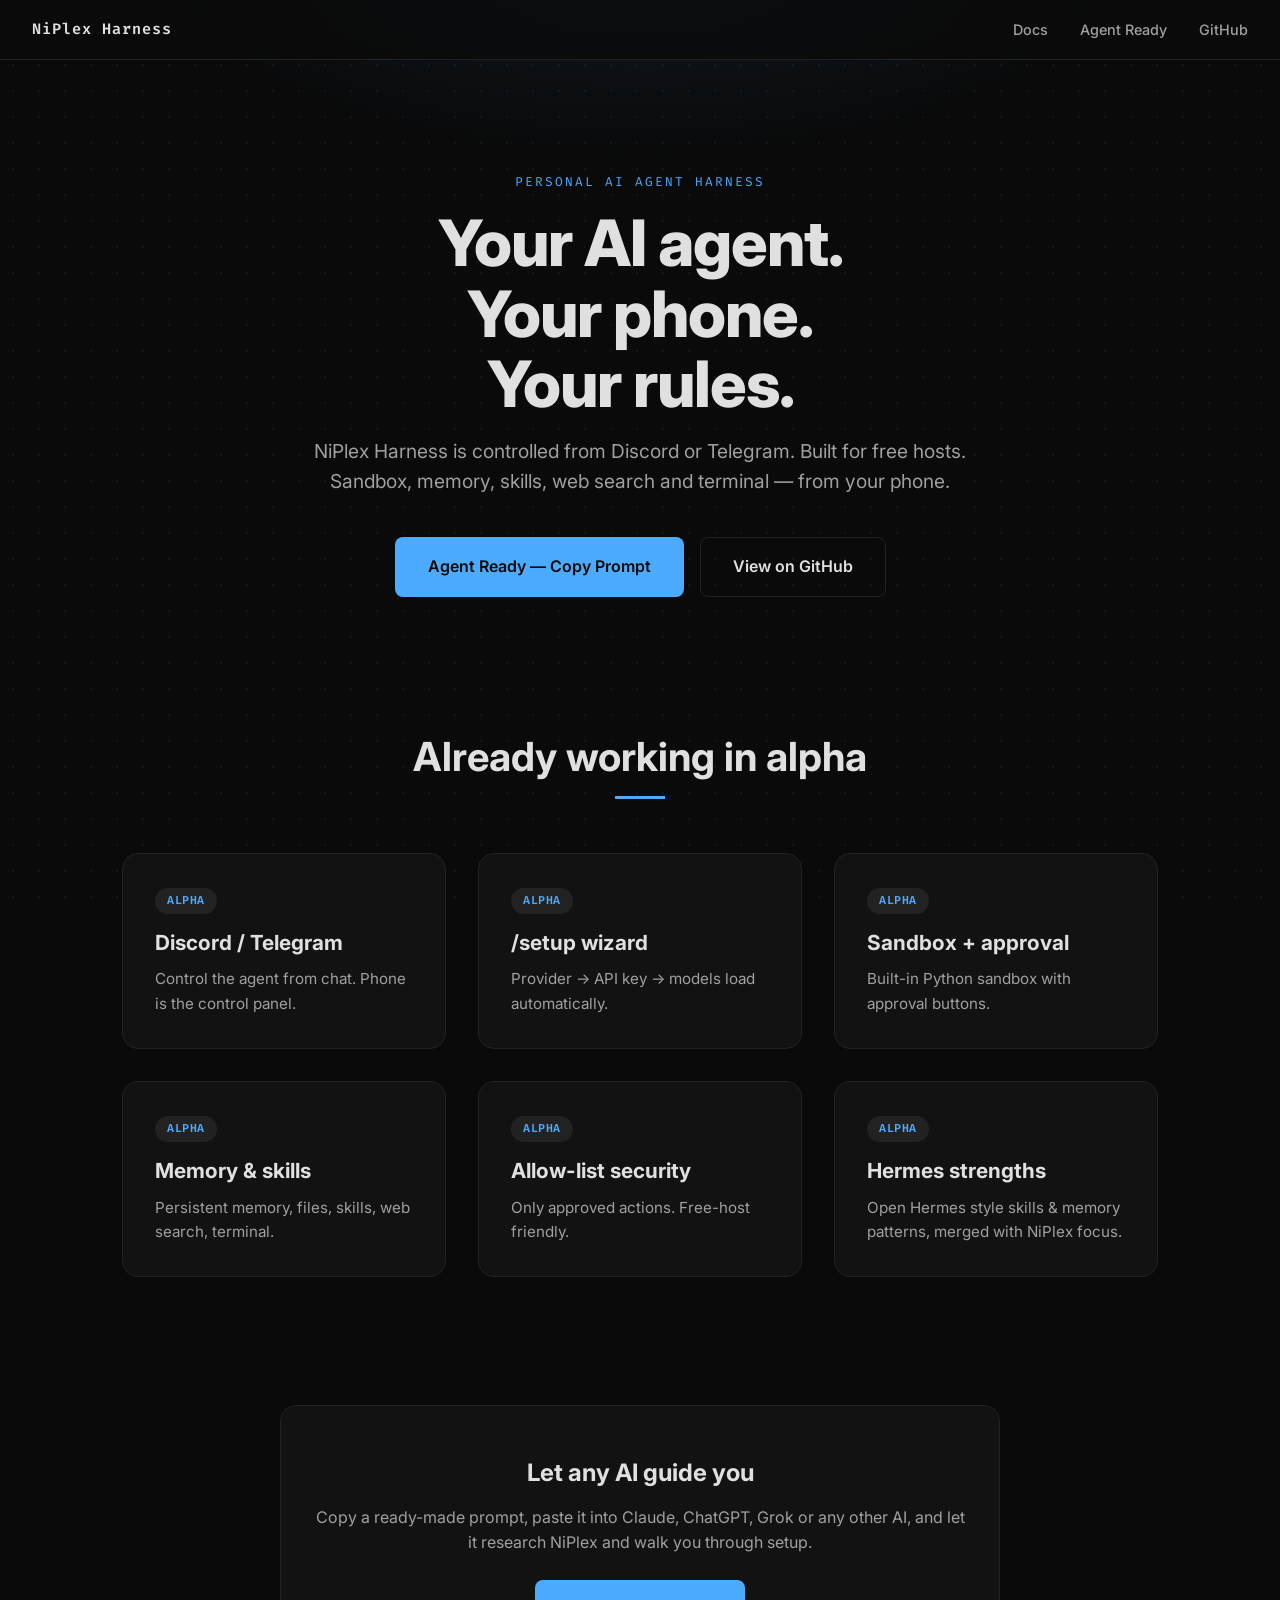
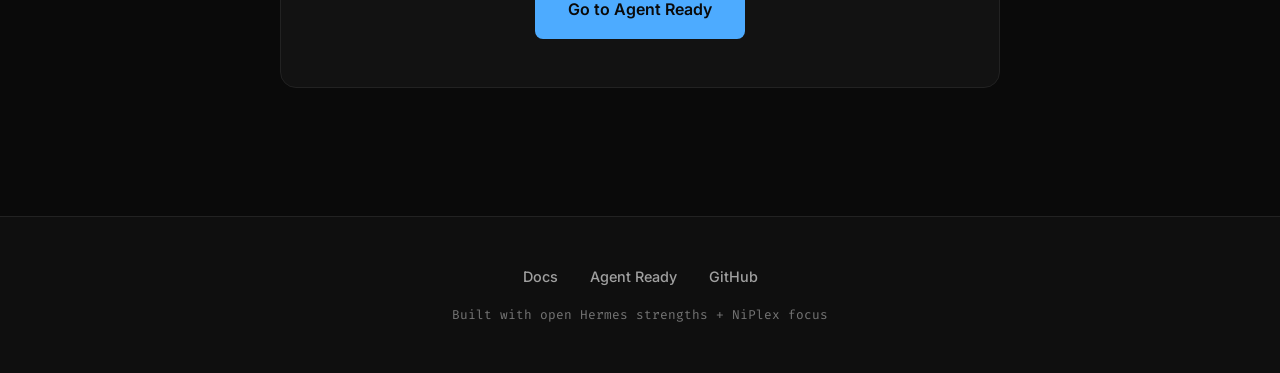
<file: index.html>
<!DOCTYPE html>
<html lang="en">
<head>
  <meta charset="UTF-8" />
  <meta name="viewport" content="width=device-width, initial-scale=1" />
  <title>NiPlex Harness — AI agent harness you control from Discord or Telegram</title>
  <meta name="description" content="Personal AI agent harness controlled from Discord or Telegram. Built for free hosts. Phone is the control panel. Sandbox, memory, skills, web search, terminal." />
  <meta name="theme-color" content="#0a0a0f" />
  <link rel="canonical" href="https://niplex-harness.pages.dev/" />
  <link rel="icon" type="image/svg+xml" href="/assets/images/favicon.svg" />
  <meta property="og:title" content="NiPlex Harness — AI agent harness from Discord or Telegram" />
  <meta property="og:description" content="Personal AI agent harness. Phone-first. Free-host friendly. Sandbox, memory, skills, terminal." />
  <meta property="og:type" content="website" />
  <meta property="og:url" content="https://niplex-harness.pages.dev/" />
  <meta property="og:image" content="https://niplex-harness.pages.dev/assets/images/og-image.svg" />
  <meta property="og:image:width" content="1200" />
  <meta property="og:image:height" content="630" />
  <meta property="og:image:alt" content="NiPlex Harness — AI agent harness from Discord or Telegram" />
  <meta name="twitter:card" content="summary_large_image" />
  <script type="application/ld+json">
  {"@context":"https://schema.org","@type":"SoftwareApplication","name":"NiPlex Harness","applicationCategory":"DeveloperApplication","description":"Personal AI agent harness controlled from Discord or Telegram.","url":"https://github.com/Aj-Niplex/NiPlex-Harness","operatingSystem":"Any"}
  </script>
  <link rel="preconnect" href="https://fonts.googleapis.com" />
  <link rel="preconnect" href="https://fonts.gstatic.com" crossorigin />
  <link href="https://fonts.googleapis.com/css2?family=Inter:wght@300;400;600;700;800&family=Fira+Code:wght@400;500&display=swap" rel="stylesheet" />
  <link rel="stylesheet" href="/assets/css/style.css" />
</head>
<body>
  <div class="bg-dots"></div>

  <header class="nav">
    <a class="logo" href="/">NiPlex Harness</a>
    <nav class="nav-links">
      <a href="/docs/">Docs</a>
      <a href="/agent-ready/">Agent Ready</a>
      <a href="https://github.com/Aj-Niplex/NiPlex-Harness" target="_blank" rel="noopener">GitHub</a>
    </nav>
    <button class="nav-toggle" aria-label="Menu">☰</button>
  </header>

  <main>
    <section class="hero">
      <p class="eyebrow">Personal AI agent harness</p>
      <h1>Your AI agent.<br>Your phone.<br>Your rules.</h1>
      <p class="sub">NiPlex Harness is controlled from Discord or Telegram. Built for free hosts. Sandbox, memory, skills, web search and terminal — from your phone.</p>
      <div class="hero-cta">
        <a class="btn primary" href="/agent-ready/">Agent Ready — Copy Prompt</a>
        <a class="btn secondary" href="https://github.com/Aj-Niplex/NiPlex-Harness" target="_blank" rel="noopener">View on GitHub</a>
      </div>
    </section>

    <section class="features">
      <h2>Already working in alpha</h2>
      <div class="feature-grid">
        <article class="feature-card">
          <span class="badge">alpha</span>
          <h3>Discord / Telegram</h3>
          <p>Control the agent from chat. Phone is the control panel.</p>
        </article>
        <article class="feature-card">
          <span class="badge">alpha</span>
          <h3>/setup wizard</h3>
          <p>Provider → API key → models load automatically.</p>
        </article>
        <article class="feature-card">
          <span class="badge">alpha</span>
          <h3>Sandbox + approval</h3>
          <p>Built-in Python sandbox with approval buttons.</p>
        </article>
        <article class="feature-card">
          <span class="badge">alpha</span>
          <h3>Memory & skills</h3>
          <p>Persistent memory, files, skills, web search, terminal.</p>
        </article>
        <article class="feature-card">
          <span class="badge">alpha</span>
          <h3>Allow-list security</h3>
          <p>Only approved actions. Free-host friendly.</p>
        </article>
        <article class="feature-card">
          <span class="badge">alpha</span>
          <h3>Hermes strengths</h3>
          <p>Open Hermes style skills & memory patterns, merged with NiPlex focus.</p>
        </article>
      </div>
    </section>

    <section class="cta-block">
      <h2>Let any AI guide you</h2>
      <p>Copy a ready-made prompt, paste it into Claude, ChatGPT, Grok or any other AI, and let it research NiPlex and walk you through setup.</p>
      <a class="btn primary" href="/agent-ready/">Go to Agent Ready</a>
    </section>
  </main>

  <footer class="footer">
    <div class="footer-links">
      <a href="/docs/">Docs</a>
      <a href="/agent-ready/">Agent Ready</a>
      <a href="https://github.com/Aj-Niplex/NiPlex-Harness" target="_blank" rel="noopener">GitHub</a>
    </div>
    <p class="footer-note">Built with open Hermes strengths + NiPlex focus</p>
  </footer>

  <script src="/assets/js/main.js"></script>
</body>
</html>
</file>
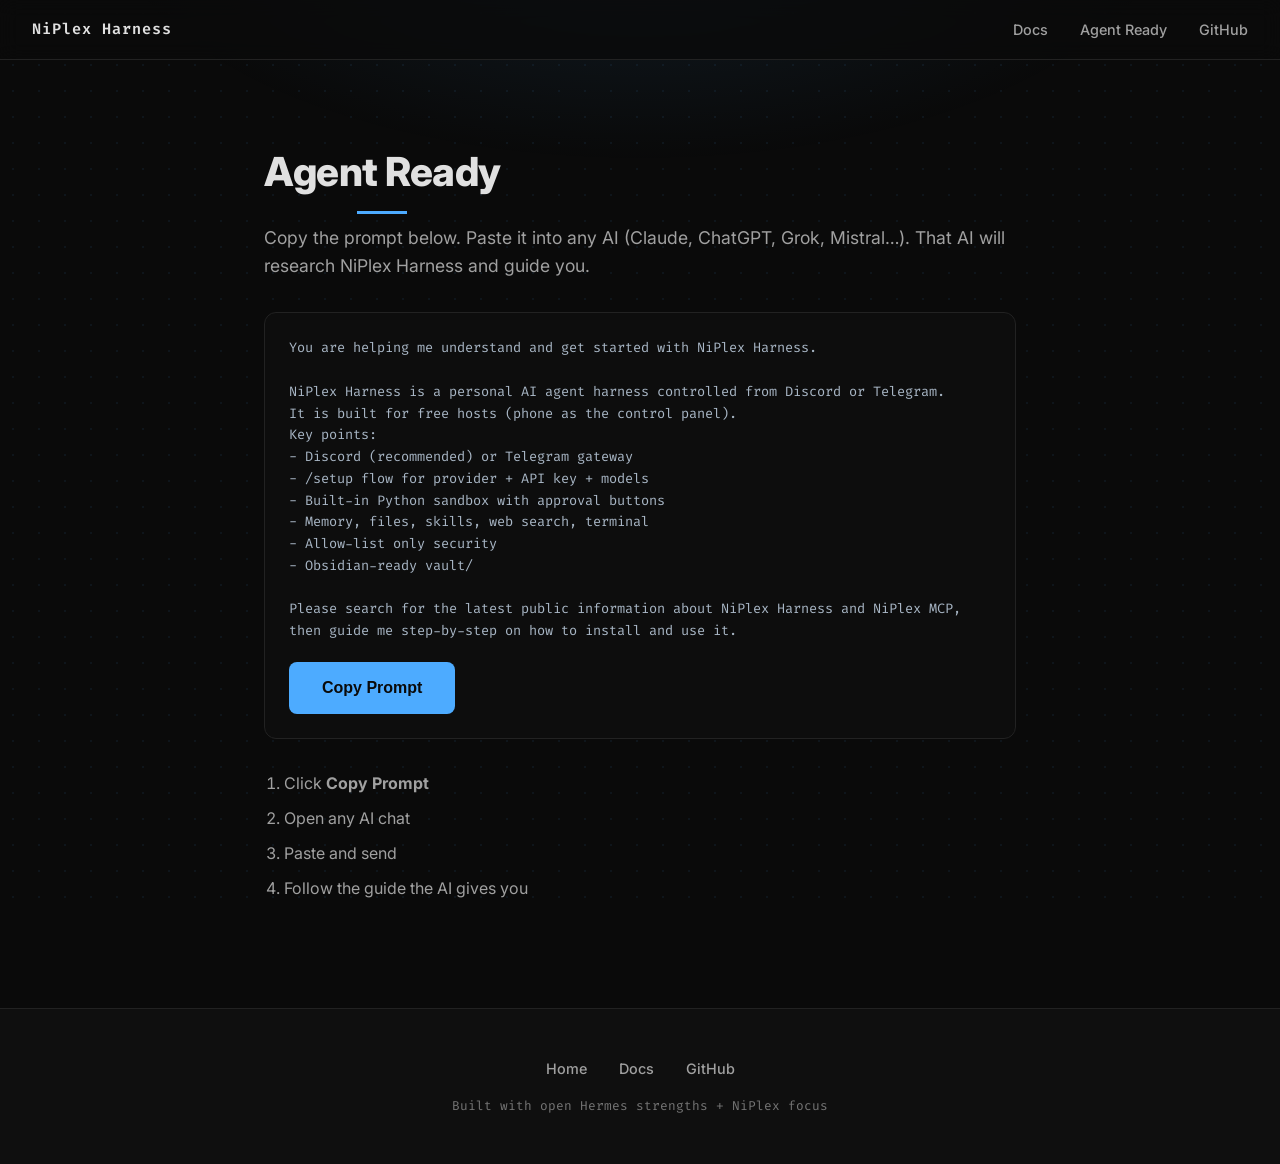
<file: agent-ready/index.html>
<!DOCTYPE html>
<html lang="en">
<head>
  <meta charset="UTF-8" />
  <meta name="viewport" content="width=device-width, initial-scale=1" />
  <title>Agent Ready — copy a prompt so any AI can guide you on NiPlex</title>
  <meta name="description" content="Copy a ready-made prompt about NiPlex Harness and paste it into any AI so it can research and guide you." />
  <link rel="canonical" href="https://niplex-harness.pages.dev/agent-ready/" />
  <link rel="icon" type="image/svg+xml" href="/assets/images/favicon.svg" />
  <meta property="og:title" content="Agent Ready — NiPlex Harness" />
  <meta property="og:description" content="Copy a prompt so any AI can research NiPlex and guide you." />
  <meta property="og:type" content="website" />
  <meta property="og:url" content="https://niplex-harness.pages.dev/agent-ready/" />
  <meta property="og:image" content="https://niplex-harness.pages.dev/assets/images/og-image.svg" />
  <meta property="og:image:width" content="1200" />
  <meta property="og:image:height" content="630" />
  <meta property="og:image:alt" content="NiPlex Harness — AI agent harness from Discord or Telegram" />
  <meta name="twitter:card" content="summary_large_image" />
  <link rel="preconnect" href="https://fonts.googleapis.com" />
  <link rel="preconnect" href="https://fonts.gstatic.com" crossorigin />
  <link href="https://fonts.googleapis.com/css2?family=Inter:wght@300;400;600;700;800&family=Fira+Code:wght@400;500&display=swap" rel="stylesheet" />
  <link rel="stylesheet" href="/assets/css/style.css" />
</head>
<body>
  <div class="bg-dots"></div>

  <header class="nav">
    <a class="logo" href="/">NiPlex Harness</a>
    <nav class="nav-links">
      <a href="/docs/">Docs</a>
      <a href="/agent-ready/">Agent Ready</a>
      <a href="https://github.com/Aj-Niplex/NiPlex-Harness" target="_blank" rel="noopener">GitHub</a>
    </nav>
    <button class="nav-toggle" aria-label="Menu">☰</button>
  </header>

  <main class="agent-ready-page">
    <h1>Agent Ready</h1>
    <p class="lead">Copy the prompt below. Paste it into any AI (Claude, ChatGPT, Grok, Mistral…). That AI will research NiPlex Harness and guide you.</p>

    <div class="prompt-box">
      <pre id="agent-prompt">You are helping me understand and get started with NiPlex Harness.

NiPlex Harness is a personal AI agent harness controlled from Discord or Telegram.
It is built for free hosts (phone as the control panel).
Key points:
- Discord (recommended) or Telegram gateway
- /setup flow for provider + API key + models
- Built-in Python sandbox with approval buttons
- Memory, files, skills, web search, terminal
- Allow-list only security
- Obsidian-ready vault/

Please search for the latest public information about NiPlex Harness and NiPlex MCP,
then guide me step-by-step on how to install and use it.</pre>
      <button class="btn primary" id="copy-btn">Copy Prompt</button>
      <span class="copy-status" id="copy-status" hidden>Copied!</span>
    </div>

    <ol class="steps">
      <li>Click <strong>Copy Prompt</strong></li>
      <li>Open any AI chat</li>
      <li>Paste and send</li>
      <li>Follow the guide the AI gives you</li>
    </ol>
  </main>

  <footer class="footer">
    <div class="footer-links">
      <a href="/">Home</a>
      <a href="/docs/">Docs</a>
      <a href="https://github.com/Aj-Niplex/NiPlex-Harness" target="_blank" rel="noopener">GitHub</a>
    </div>
    <p class="footer-note">Built with open Hermes strengths + NiPlex focus</p>
  </footer>

  <script src="/assets/js/main.js"></script>
</body>
</html>
</file>
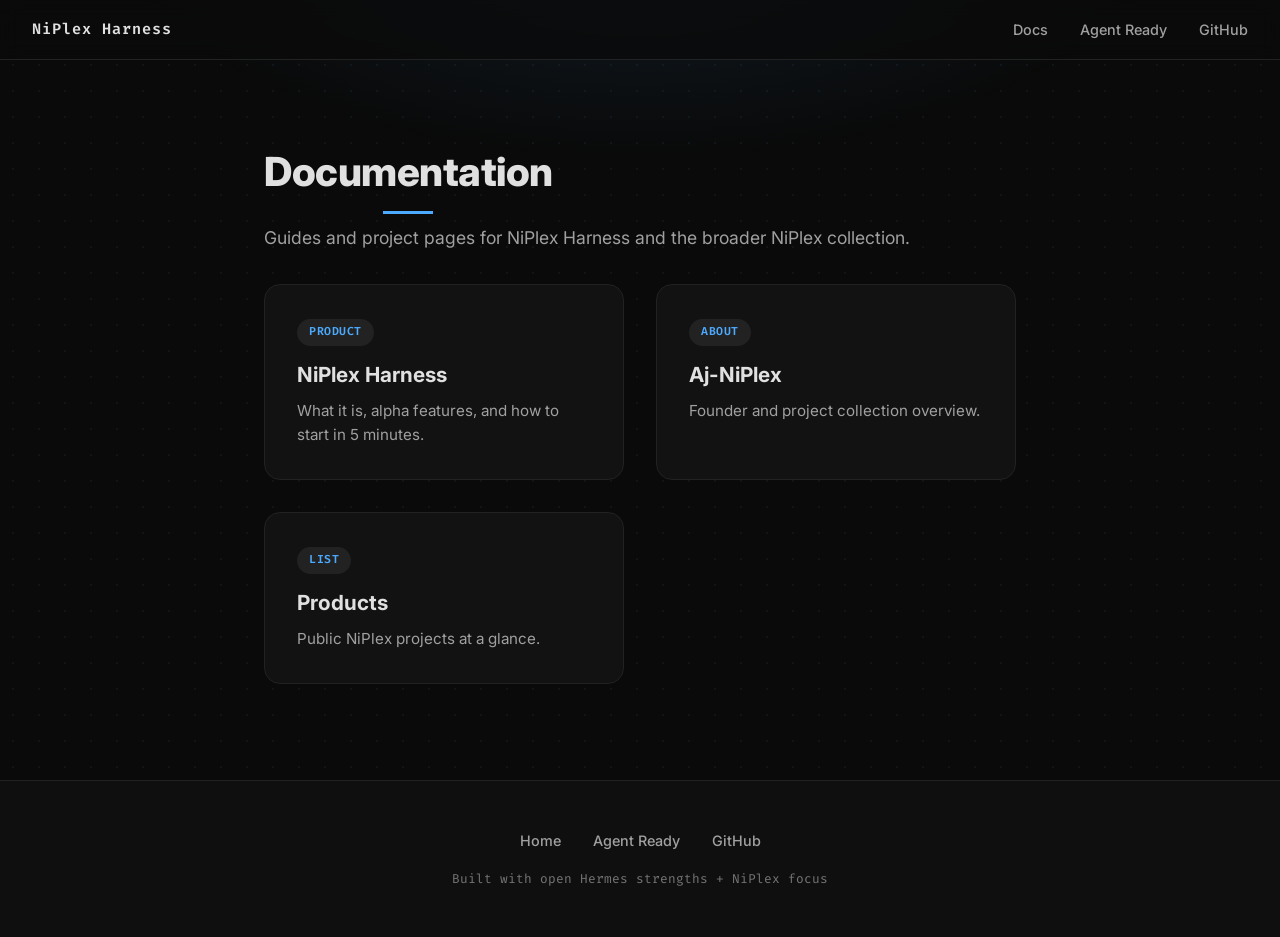
<file: docs/index.html>
<!DOCTYPE html>
<html lang="en">
<head>
  <meta charset="UTF-8" />
  <meta name="viewport" content="width=device-width, initial-scale=1" />
  <title>Docs — NiPlex Harness</title>
  <meta name="description" content="Documentation for NiPlex Harness and related projects." />
  <link rel="canonical" href="https://niplex-harness.pages.dev/docs/" />
  <link rel="icon" type="image/svg+xml" href="/assets/images/favicon.svg" />
  <meta property="og:title" content="Docs — NiPlex Harness" />
  <meta property="og:description" content="Documentation for NiPlex Harness and related projects." />
  <meta property="og:type" content="website" />
  <meta property="og:url" content="https://niplex-harness.pages.dev/docs/" />
  <meta property="og:image" content="https://niplex-harness.pages.dev/assets/images/og-image.svg" />
  <meta property="og:image:width" content="1200" />
  <meta property="og:image:height" content="630" />
  <meta property="og:image:alt" content="NiPlex Harness — AI agent harness from Discord or Telegram" />
  <meta name="twitter:card" content="summary_large_image" />
  <link rel="preconnect" href="https://fonts.googleapis.com" />
  <link rel="preconnect" href="https://fonts.gstatic.com" crossorigin />
  <link href="https://fonts.googleapis.com/css2?family=Inter:wght@300;400;600;700;800&family=Fira+Code:wght@400;500&display=swap" rel="stylesheet" />
  <link rel="stylesheet" href="/assets/css/style.css" />
</head>
<body>
  <div class="bg-dots"></div>
  <header class="nav">
    <a class="logo" href="/">NiPlex Harness</a>
    <nav class="nav-links">
      <a href="/docs/">Docs</a>
      <a href="/agent-ready/">Agent Ready</a>
      <a href="https://github.com/Aj-Niplex/NiPlex-Harness" target="_blank" rel="noopener">GitHub</a>
    </nav>
    <button class="nav-toggle" aria-label="Menu">☰</button>
  </header>

  <main class="agent-ready-page">
    <h1>Documentation</h1>
    <p class="lead">Guides and project pages for NiPlex Harness and the broader NiPlex collection.</p>

    <div class="feature-grid" style="margin-top:2rem">
      <a class="feature-card" href="/docs/NiPlex-Harness/" style="text-decoration:none;color:inherit">
        <span class="badge">product</span>
        <h3>NiPlex Harness</h3>
        <p>What it is, alpha features, and how to start in 5 minutes.</p>
      </a>
      <a class="feature-card" href="/docs/Aj-NiPlex/" style="text-decoration:none;color:inherit">
        <span class="badge">about</span>
        <h3>Aj-NiPlex</h3>
        <p>Founder and project collection overview.</p>
      </a>
      <a class="feature-card" href="/docs/Aj-NiPlex/products/" style="text-decoration:none;color:inherit">
        <span class="badge">list</span>
        <h3>Products</h3>
        <p>Public NiPlex projects at a glance.</p>
      </a>
    </div>
  </main>

  <footer class="footer">
    <div class="footer-links">
      <a href="/">Home</a>
      <a href="/agent-ready/">Agent Ready</a>
      <a href="https://github.com/Aj-Niplex/NiPlex-Harness" target="_blank" rel="noopener">GitHub</a>
    </div>
    <p class="footer-note">Built with open Hermes strengths + NiPlex focus</p>
  </footer>
  <script src="/assets/js/main.js"></script>
</body>
</html>
</file>
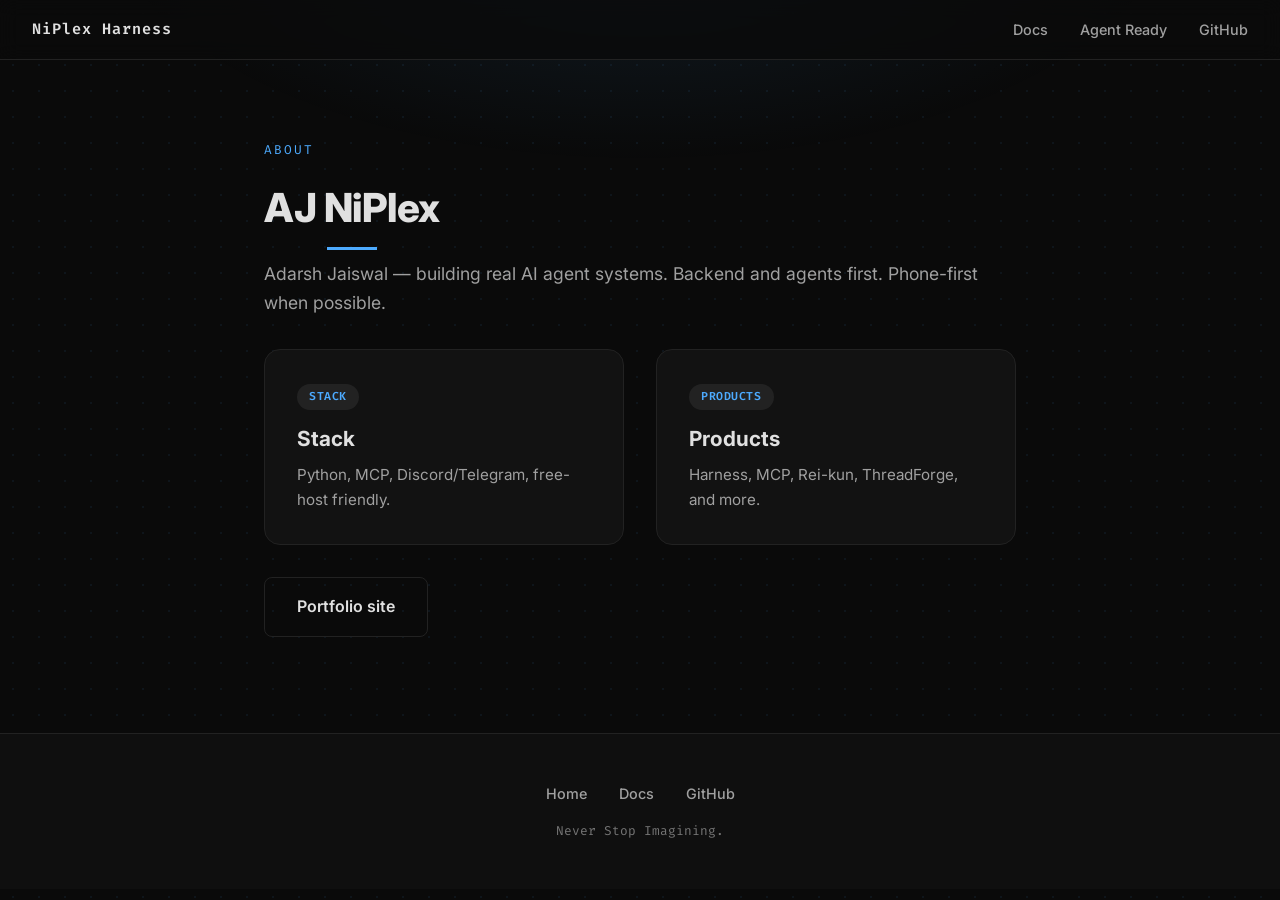
<file: docs/Aj-NiPlex/index.html>
<!DOCTYPE html>
<html lang="en">
<head>
  <meta charset="UTF-8" />
  <meta name="viewport" content="width=device-width, initial-scale=1" />
  <title>Aj-NiPlex — Adarsh Jaiswal / AJ NiPlex</title>
  <meta name="description" content="AJ NiPlex builds real AI agent systems: NiPlex-Harness, NiPlex-MCP, and more. Backend and agents first." />
  <link rel="canonical" href="https://niplex-harness.pages.dev/docs/Aj-NiPlex/" />
  <link rel="icon" type="image/svg+xml" href="/assets/images/favicon.svg" />
  <meta property="og:title" content="Aj-NiPlex — AJ NiPlex" />
  <meta property="og:description" content="Builder of NiPlex-Harness and NiPlex-MCP. Never Stop Imagining." />
  <meta property="og:type" content="website" />
  <meta property="og:url" content="https://niplex-harness.pages.dev/docs/Aj-NiPlex/" />
  <meta property="og:image" content="https://niplex-harness.pages.dev/assets/images/og-image.svg" />
  <meta property="og:image:width" content="1200" />
  <meta property="og:image:height" content="630" />
  <meta property="og:image:alt" content="NiPlex Harness — AI agent harness from Discord or Telegram" />
  <meta name="twitter:card" content="summary_large_image" />
  <link rel="preconnect" href="https://fonts.googleapis.com" />
  <link rel="preconnect" href="https://fonts.gstatic.com" crossorigin />
  <link href="https://fonts.googleapis.com/css2?family=Inter:wght@300;400;600;700;800&family=Fira+Code:wght@400;500&display=swap" rel="stylesheet" />
  <link rel="stylesheet" href="/assets/css/style.css" />
</head>
<body>
  <div class="bg-dots"></div>
  <header class="nav">
    <a class="logo" href="/">NiPlex Harness</a>
    <nav class="nav-links">
      <a href="/docs/">Docs</a>
      <a href="/agent-ready/">Agent Ready</a>
      <a href="https://github.com/Aj-Niplex" target="_blank" rel="noopener">GitHub</a>
    </nav>
    <button class="nav-toggle" aria-label="Menu">☰</button>
  </header>
  <main class="agent-ready-page">
    <p class="eyebrow">About</p>
    <h1>AJ NiPlex</h1>
    <p class="lead">Adarsh Jaiswal — building real AI agent systems. Backend and agents first. Phone-first when possible.</p>
    <div class="feature-grid" style="margin-top:2rem">
      <a class="feature-card" href="/docs/Aj-NiPlex/stack/" style="text-decoration:none;color:inherit">
        <span class="badge">stack</span>
        <h3>Stack</h3>
        <p>Python, MCP, Discord/Telegram, free-host friendly.</p>
      </a>
      <a class="feature-card" href="/docs/Aj-NiPlex/products/" style="text-decoration:none;color:inherit">
        <span class="badge">products</span>
        <h3>Products</h3>
        <p>Harness, MCP, Rei-kun, ThreadForge, and more.</p>
      </a>
    </div>
    <p style="margin-top:2rem"><a class="btn secondary" href="https://aj-niplex.github.io/" target="_blank" rel="noopener">Portfolio site</a></p>
  </main>
  <footer class="footer">
    <div class="footer-links">
      <a href="/">Home</a>
      <a href="/docs/">Docs</a>
      <a href="https://github.com/Aj-Niplex" target="_blank" rel="noopener">GitHub</a>
    </div>
    <p class="footer-note">Never Stop Imagining.</p>
  </footer>
  <script src="/assets/js/main.js"></script>
</body>
</html>
</file>
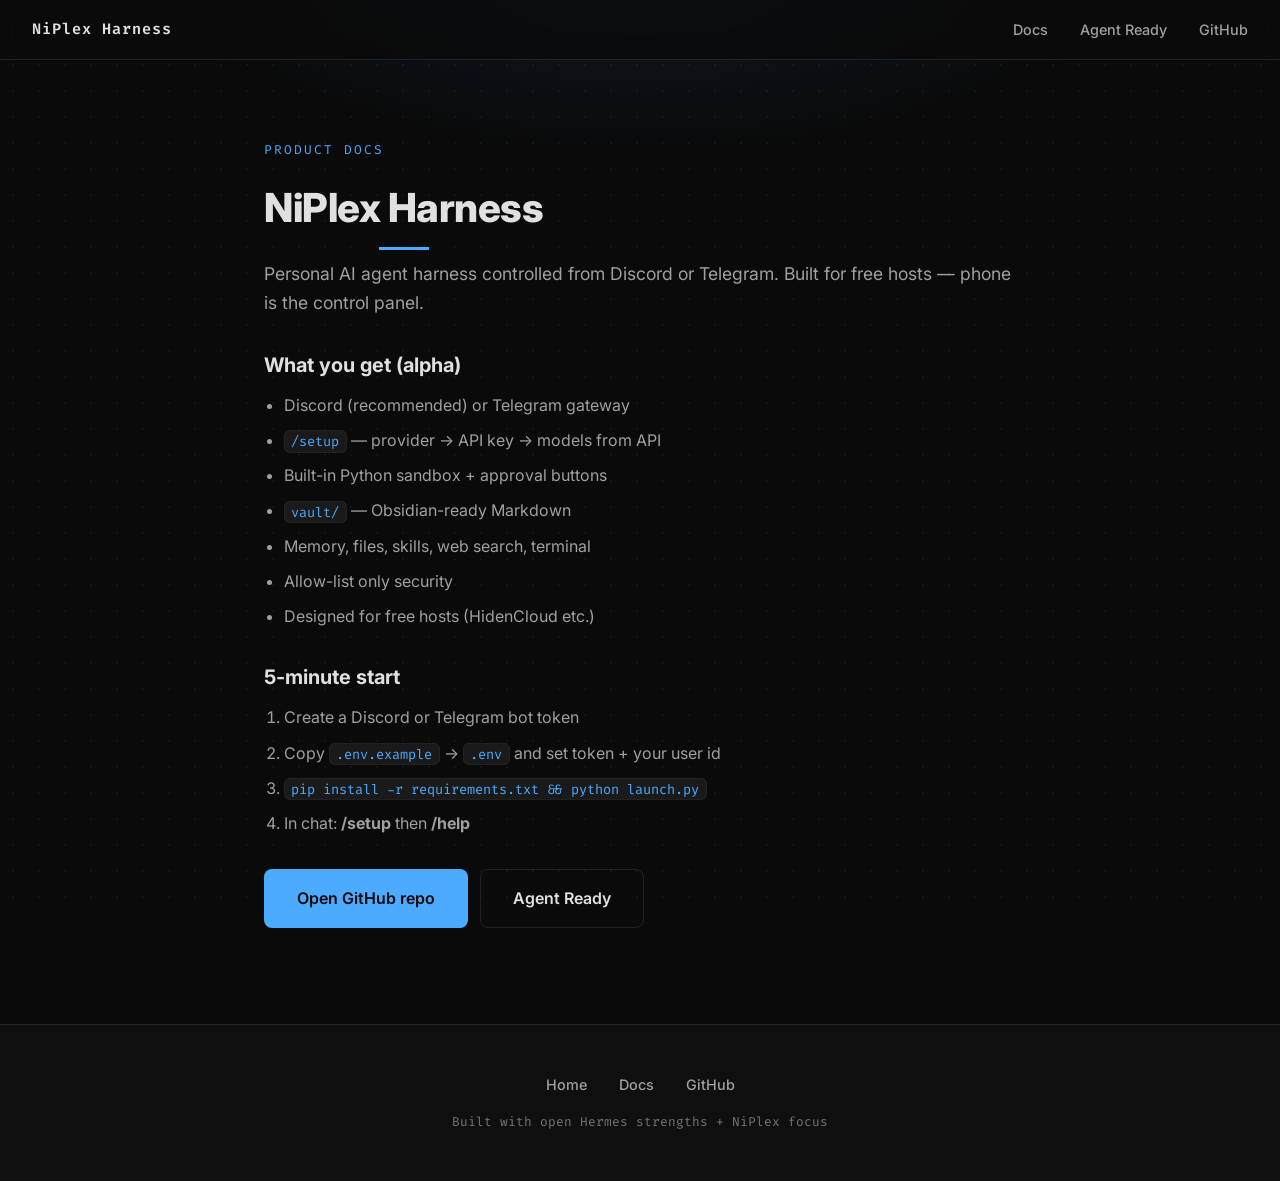
<file: docs/NiPlex-Harness/index.html>
<!DOCTYPE html>
<html lang="en">
<head>
  <meta charset="UTF-8" />
  <meta name="viewport" content="width=device-width, initial-scale=1" />
  <title>NiPlex Harness docs — setup, features, phone-first control</title>
  <meta name="description" content="NiPlex Harness documentation. Personal AI agent harness controlled from Discord or Telegram. Free-host friendly." />
  <link rel="canonical" href="https://niplex-harness.pages.dev/docs/NiPlex-Harness/" />
  <link rel="icon" type="image/svg+xml" href="/assets/images/favicon.svg" />
  <meta property="og:title" content="NiPlex Harness docs — setup, features, phone-first control" />
  <meta property="og:description" content="NiPlex Harness documentation. Personal AI agent harness controlled from Discord or Telegram. Free-host friendly." />
  <meta property="og:type" content="website" />
  <meta property="og:url" content="https://niplex-harness.pages.dev/docs/NiPlex-Harness/" />
  <meta property="og:image" content="https://niplex-harness.pages.dev/assets/images/og-image.svg" />
  <meta property="og:image:width" content="1200" />
  <meta property="og:image:height" content="630" />
  <meta property="og:image:alt" content="NiPlex Harness — AI agent harness from Discord or Telegram" />
  <meta name="twitter:card" content="summary_large_image" />
  <link rel="preconnect" href="https://fonts.googleapis.com" />
  <link rel="preconnect" href="https://fonts.gstatic.com" crossorigin />
  <link href="https://fonts.googleapis.com/css2?family=Inter:wght@300;400;600;700;800&family=Fira+Code:wght@400;500&display=swap" rel="stylesheet" />
  <link rel="stylesheet" href="/assets/css/style.css" />
</head>
<body>
  <div class="bg-dots"></div>
  <header class="nav">
    <a class="logo" href="/">NiPlex Harness</a>
    <nav class="nav-links">
      <a href="/docs/">Docs</a>
      <a href="/agent-ready/">Agent Ready</a>
      <a href="https://github.com/Aj-Niplex/NiPlex-Harness" target="_blank" rel="noopener">GitHub</a>
    </nav>
    <button class="nav-toggle" aria-label="Menu">☰</button>
  </header>

  <main class="agent-ready-page">
    <p class="eyebrow">Product docs</p>
    <h1>NiPlex Harness</h1>
    <p class="lead">Personal AI agent harness controlled from Discord or Telegram. Built for free hosts — phone is the control panel.</p>

    <h2 style="margin:2rem 0 0.75rem;font-size:1.25rem">What you get (alpha)</h2>
    <ul class="steps">
      <li>Discord (recommended) or Telegram gateway</li>
      <li><code>/setup</code> — provider → API key → models from API</li>
      <li>Built-in Python sandbox + approval buttons</li>
      <li><code>vault/</code> — Obsidian-ready Markdown</li>
      <li>Memory, files, skills, web search, terminal</li>
      <li>Allow-list only security</li>
      <li>Designed for free hosts (HidenCloud etc.)</li>
    </ul>

    <h2 style="margin:2rem 0 0.75rem;font-size:1.25rem">5-minute start</h2>
    <ol class="steps">
      <li>Create a Discord or Telegram bot token</li>
      <li>Copy <code>.env.example</code> → <code>.env</code> and set token + your user id</li>
      <li><code>pip install -r requirements.txt && python launch.py</code></li>
      <li>In chat: <strong>/setup</strong> then <strong>/help</strong></li>
    </ol>

    <p style="margin-top:2rem">
      <a class="btn primary" href="https://github.com/Aj-Niplex/NiPlex-Harness" target="_blank" rel="noopener">Open GitHub repo</a>
      <a class="btn secondary" href="/agent-ready/" style="margin-left:0.5rem">Agent Ready</a>
    </p>
  </main>

  <footer class="footer">
    <div class="footer-links">
      <a href="/">Home</a>
      <a href="/docs/">Docs</a>
      <a href="https://github.com/Aj-Niplex/NiPlex-Harness" target="_blank" rel="noopener">GitHub</a>
    </div>
    <p class="footer-note">Built with open Hermes strengths + NiPlex focus</p>
  </footer>
  <script src="/assets/js/main.js"></script>
</body>
</html>
</file>
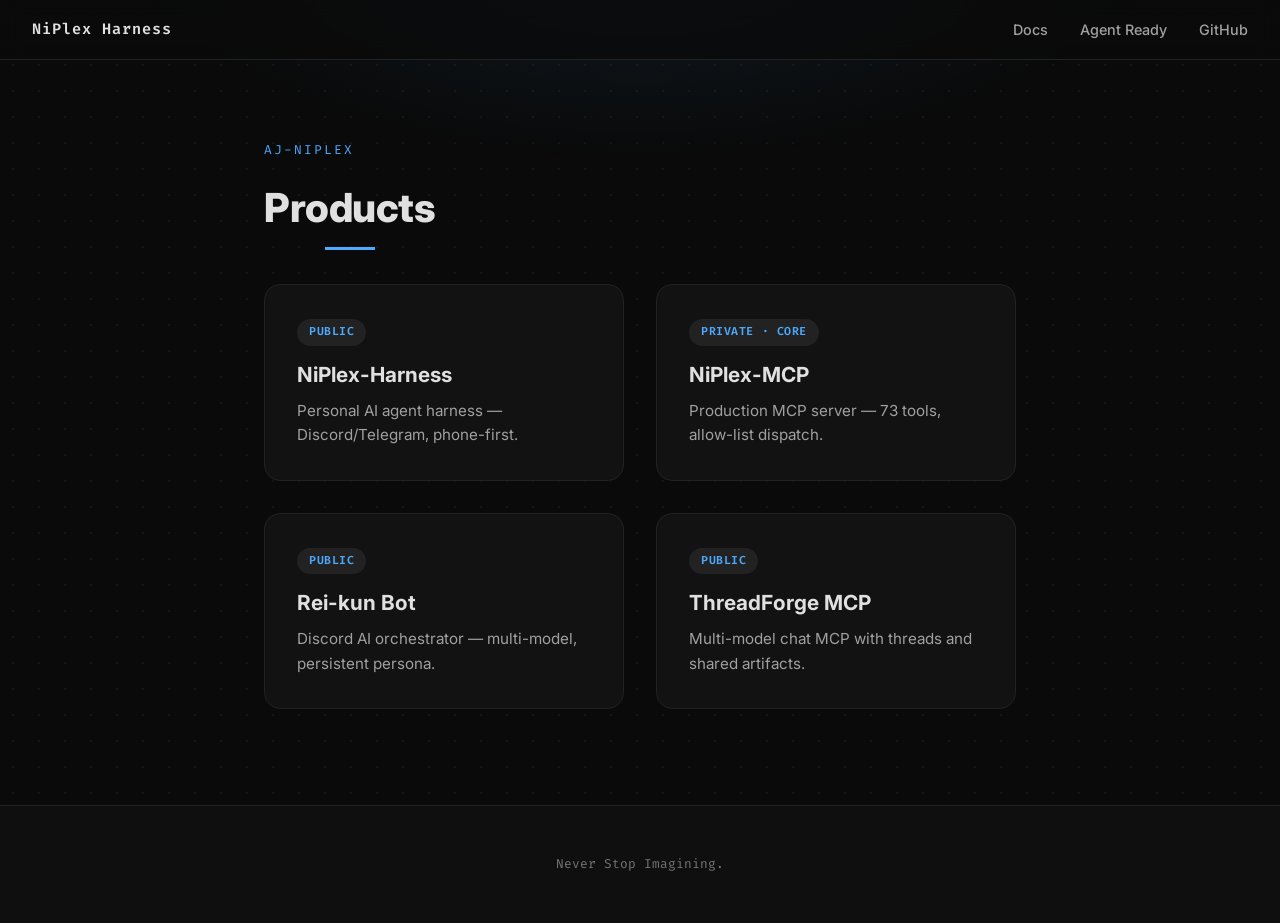
<file: docs/Products/index.html>
<!DOCTYPE html>
<html lang="en">
<head>
  <meta charset="UTF-8" />
  <meta name="viewport" content="width=device-width, initial-scale=1" />
  <title>Products — NiPlex</title>
  <meta name="description" content="Public NiPlex products at a glance." />
  <meta name="robots" content="noindex" />
  <link rel="canonical" href="https://niplex-harness.pages.dev/docs/Aj-NiPlex/products/" />
  <link rel="icon" type="image/svg+xml" href="/assets/images/favicon.svg" />
  <meta http-equiv="refresh" content="0;url=/docs/Aj-NiPlex/products/" />
  <link rel="preconnect" href="https://fonts.googleapis.com" />
  <link rel="preconnect" href="https://fonts.gstatic.com" crossorigin />
  <link href="https://fonts.googleapis.com/css2?family=Inter:wght@300;400;600;700;800&family=Fira+Code:wght@400;500&display=swap" rel="stylesheet" />
  <link rel="stylesheet" href="/assets/css/style.css" />
</head>
<body>
  <main class="hero">
    <p class="sub">Redirecting to products…</p>
    <p><a class="btn primary" href="/docs/Aj-NiPlex/products/">Go to Products</a></p>
  </main>
</body>
</html>
</file>
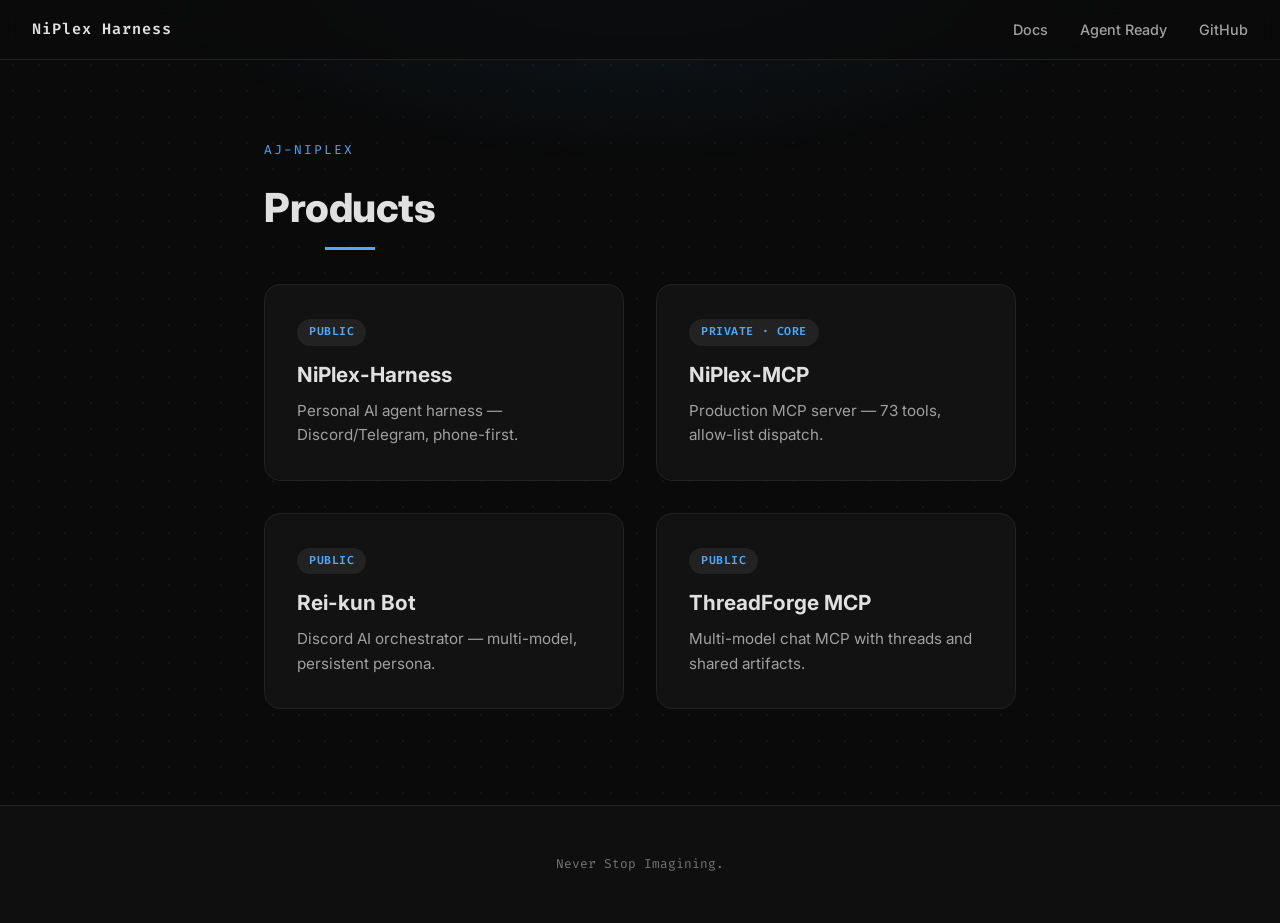
<file: docs/Aj-NiPlex/products/index.html>
<!DOCTYPE html>
<html lang="en">
<head>
  <meta charset="UTF-8" />
  <meta name="viewport" content="width=device-width, initial-scale=1" />
  <title>Products — Aj-NiPlex</title>
  <meta name="description" content="NiPlex-Harness, NiPlex-MCP, Rei-kun, ThreadForge, and related projects." />
  <link rel="canonical" href="https://niplex-harness.pages.dev/docs/Aj-NiPlex/products/" />
  <link rel="icon" type="image/svg+xml" href="/assets/images/favicon.svg" />
  <meta property="og:title" content="Products — Aj-NiPlex" />
  <meta property="og:description" content="NiPlex-Harness, NiPlex-MCP, Rei-kun, ThreadForge, and related projects." />
  <meta property="og:type" content="website" />
  <meta property="og:url" content="https://niplex-harness.pages.dev/docs/Aj-NiPlex/products/" />
  <meta property="og:image" content="https://niplex-harness.pages.dev/assets/images/og-image.svg" />
  <meta property="og:image:width" content="1200" />
  <meta property="og:image:height" content="630" />
  <meta property="og:image:alt" content="NiPlex Harness — AI agent harness from Discord or Telegram" />
  <meta name="twitter:card" content="summary_large_image" />
  <link rel="preconnect" href="https://fonts.googleapis.com" />
  <link rel="preconnect" href="https://fonts.gstatic.com" crossorigin />
  <link href="https://fonts.googleapis.com/css2?family=Inter:wght@300;400;600;700;800&family=Fira+Code:wght@400;500&display=swap" rel="stylesheet" />
  <link rel="stylesheet" href="/assets/css/style.css" />
</head>
<body>
  <div class="bg-dots"></div>
  <header class="nav">
    <a class="logo" href="/">NiPlex Harness</a>
    <nav class="nav-links">
      <a href="/docs/">Docs</a>
      <a href="/agent-ready/">Agent Ready</a>
      <a href="https://github.com/Aj-Niplex" target="_blank" rel="noopener">GitHub</a>
    </nav>
    <button class="nav-toggle" aria-label="Menu">☰</button>
  </header>
  <main class="agent-ready-page">
    <p class="eyebrow">Aj-NiPlex</p>
    <h1>Products</h1>
    <div class="feature-grid" style="margin-top:1.5rem">
      <a class="feature-card" href="/docs/NiPlex-Harness/" style="text-decoration:none;color:inherit">
        <span class="badge">public</span>
        <h3>NiPlex-Harness</h3>
        <p>Personal AI agent harness — Discord/Telegram, phone-first.</p>
      </a>
      <article class="feature-card">
        <span class="badge">private · core</span>
        <h3>NiPlex-MCP</h3>
        <p>Production MCP server — 73 tools, allow-list dispatch.</p>
      </article>
      <a class="feature-card" href="https://github.com/Aj-Niplex/Rei-kun-Bot" target="_blank" rel="noopener" style="text-decoration:none;color:inherit">
        <span class="badge">public</span>
        <h3>Rei-kun Bot</h3>
        <p>Discord AI orchestrator — multi-model, persistent persona.</p>
      </a>
      <a class="feature-card" href="https://github.com/Aj-Niplex/ThreadForge-MCP" target="_blank" rel="noopener" style="text-decoration:none;color:inherit">
        <span class="badge">public</span>
        <h3>ThreadForge MCP</h3>
        <p>Multi-model chat MCP with threads and shared artifacts.</p>
      </a>
    </div>
  </main>
  <footer class="footer">
    <p class="footer-note">Never Stop Imagining.</p>
  </footer>
  <script src="/assets/js/main.js"></script>
</body>
</html>
</file>
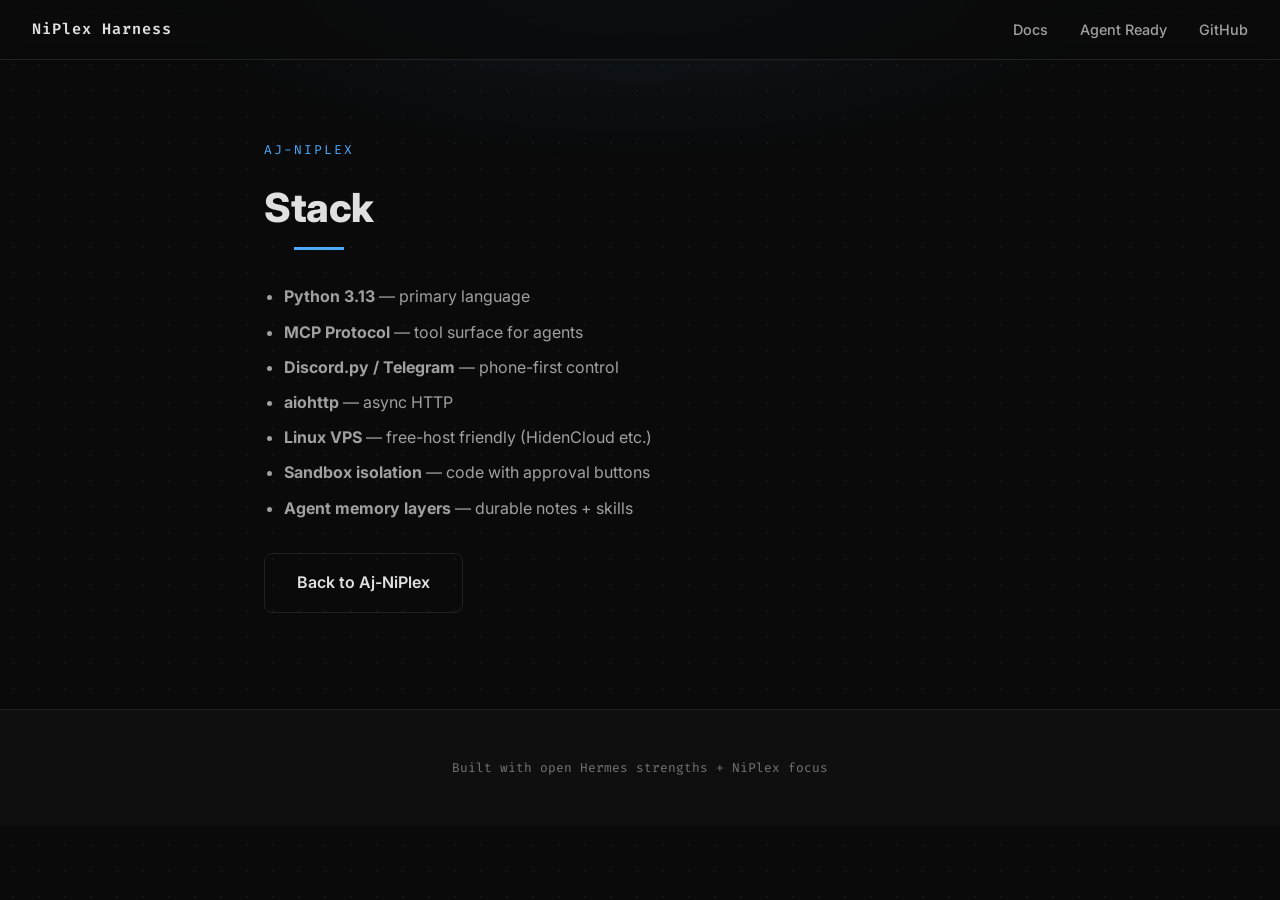
<file: docs/Aj-NiPlex/stack/index.html>
<!DOCTYPE html>
<html lang="en">
<head>
  <meta charset="UTF-8" />
  <meta name="viewport" content="width=device-width, initial-scale=1" />
  <title>Stack — Aj-NiPlex</title>
  <meta name="description" content="Python 3.13, MCP Protocol, Discord.py, aiohttp, Linux VPS, sandbox isolation, agent memory layers." />
  <link rel="canonical" href="https://niplex-harness.pages.dev/docs/Aj-NiPlex/stack/" />
  <link rel="icon" type="image/svg+xml" href="/assets/images/favicon.svg" />
  <meta property="og:title" content="Stack — Aj-NiPlex" />
  <meta property="og:description" content="Python 3.13, MCP Protocol, Discord.py, aiohttp, Linux VPS, sandbox isolation, agent memory layers." />
  <meta property="og:type" content="website" />
  <meta property="og:url" content="https://niplex-harness.pages.dev/docs/Aj-NiPlex/stack/" />
  <meta property="og:image" content="https://niplex-harness.pages.dev/assets/images/og-image.svg" />
  <meta property="og:image:width" content="1200" />
  <meta property="og:image:height" content="630" />
  <meta property="og:image:alt" content="NiPlex Harness — AI agent harness from Discord or Telegram" />
  <meta name="twitter:card" content="summary_large_image" />
  <link rel="preconnect" href="https://fonts.googleapis.com" />
  <link rel="preconnect" href="https://fonts.gstatic.com" crossorigin />
  <link href="https://fonts.googleapis.com/css2?family=Inter:wght@300;400;600;700;800&family=Fira+Code:wght@400;500&display=swap" rel="stylesheet" />
  <link rel="stylesheet" href="/assets/css/style.css" />
</head>
<body>
  <div class="bg-dots"></div>
  <header class="nav">
    <a class="logo" href="/">NiPlex Harness</a>
    <nav class="nav-links">
      <a href="/docs/">Docs</a>
      <a href="/agent-ready/">Agent Ready</a>
      <a href="https://github.com/Aj-Niplex" target="_blank" rel="noopener">GitHub</a>
    </nav>
    <button class="nav-toggle" aria-label="Menu">☰</button>
  </header>
  <main class="agent-ready-page">
    <p class="eyebrow">Aj-NiPlex</p>
    <h1>Stack</h1>
    <ul class="steps" style="margin-top:1.5rem">
      <li><strong>Python 3.13</strong> — primary language</li>
      <li><strong>MCP Protocol</strong> — tool surface for agents</li>
      <li><strong>Discord.py / Telegram</strong> — phone-first control</li>
      <li><strong>aiohttp</strong> — async HTTP</li>
      <li><strong>Linux VPS</strong> — free-host friendly (HidenCloud etc.)</li>
      <li><strong>Sandbox isolation</strong> — code with approval buttons</li>
      <li><strong>Agent memory layers</strong> — durable notes + skills</li>
    </ul>
    <p style="margin-top:2rem"><a class="btn secondary" href="/docs/Aj-NiPlex/">Back to Aj-NiPlex</a></p>
  </main>
  <footer class="footer">
    <p class="footer-note">Built with open Hermes strengths + NiPlex focus</p>
  </footer>
  <script src="/assets/js/main.js"></script>
</body>
</html>
</file>
<file: assets/css/style.css>
/* NiPlex Harness V1 - design language matched to aj-niplex.github.io
   Palette: #0a0a0a bg / #121212 cards / #4dabff accent - Inter + Fira Code */

:root {
  --bg: #0a0a0a;
  --bg-alt: #0f0f0f;
  --bg-card: #121212;
  --bg-code: #0d0d0d;
  --text: #e0e0e0;
  --muted: #a0a0a0;
  --accent: #4dabff;
  --border: #222222;
  --radius: 16px;
  --transition: all 0.4s cubic-bezier(0.23, 1, 0.32, 1);
  --font: 'Inter', system-ui, -apple-system, 'Segoe UI', Roboto, sans-serif;
  --mono: 'Fira Code', 'SFMono-Regular', Consolas, monospace;
}

* { box-sizing: border-box; margin: 0; padding: 0; }

html { scroll-behavior: smooth; }

body {
  font-family: var(--font);
  background-color: var(--bg);
  color: var(--text);
  line-height: 1.6;
  min-height: 100vh;
  overflow-x: hidden;
  position: relative;
}

/* Backdrop: dot grid + soft top glow */
.bg-dots {
  position: fixed;
  inset: 0;
  background-image:
    radial-gradient(ellipse 60% 40% at 50% -10%, rgba(77, 173, 255, 0.12), transparent 70%),
    radial-gradient(rgba(77, 173, 255, 0.07) 1px, transparent 1px);
  background-size: 100% 100%, 26px 26px;
  pointer-events: none;
  z-index: 0;
}

.nav, main, .footer { position: relative; z-index: 1; }

/* Nav */
.nav {
  position: sticky;
  top: 0;
  z-index: 1000;
  display: flex;
  align-items: center;
  justify-content: space-between;
  height: 60px;
  padding: 0 2rem;
  background: rgba(10, 10, 10, 0.8);
  backdrop-filter: blur(10px);
  -webkit-backdrop-filter: blur(10px);
  border-bottom: 1px solid var(--border);
}

.logo {
  font-family: var(--mono);
  font-weight: 600;
  font-size: 0.95rem;
  letter-spacing: 1px;
  color: var(--text);
  text-decoration: none;
  transition: var(--transition);
}

.logo:hover { color: var(--accent); }

.nav-links { display: flex; gap: 2rem; align-items: center; }

.nav-links a {
  color: var(--muted);
  text-decoration: none;
  font-size: 0.9rem;
  font-weight: 500;
  transition: var(--transition);
}

.nav-links a:hover { color: var(--accent); }

.nav-toggle {
  display: none;
  background: transparent;
  border: 1px solid var(--border);
  border-radius: 6px;
  color: var(--muted);
  font-size: 1.1rem;
  line-height: 1;
  padding: 0.4rem 0.7rem;
  cursor: pointer;
  transition: var(--transition);
}

.nav-toggle:hover { border-color: var(--accent); color: var(--text); }

/* Animations */
@keyframes fadeInUp {
  from { opacity: 0; transform: translateY(30px); }
  to { opacity: 1; transform: translateY(0); }
}

@keyframes fadeIn {
  from { opacity: 0; }
  to { opacity: 1; }
}

.hero > * { opacity: 0; animation: fadeInUp 0.8s ease-out forwards; }
.hero > *:nth-child(1) { animation-delay: 0.1s; }
.hero > *:nth-child(2) { animation-delay: 0.25s; }
.hero > *:nth-child(3) { animation-delay: 0.4s; }
.hero > *:nth-child(4) { animation-delay: 0.55s; }

.feature-card, .cta-block { opacity: 0; animation: fadeInUp 0.8s ease-out forwards; }
.feature-grid .feature-card:nth-child(1) { animation-delay: 0.15s; }
.feature-grid .feature-card:nth-child(2) { animation-delay: 0.25s; }
.feature-grid .feature-card:nth-child(3) { animation-delay: 0.35s; }
.feature-grid .feature-card:nth-child(4) { animation-delay: 0.45s; }
.feature-grid .feature-card:nth-child(5) { animation-delay: 0.55s; }
.feature-grid .feature-card:nth-child(6) { animation-delay: 0.65s; }
.cta-block { animation-delay: 0.35s; }

.agent-ready-page { animation: fadeIn 0.8s ease-out; }

/* Hero */
.hero {
  max-width: 720px;
  margin: 0 auto;
  padding: 7rem 1.5rem 4rem;
  text-align: center;
}

.eyebrow {
  font-family: var(--mono);
  color: var(--accent);
  font-size: 0.8rem;
  letter-spacing: 2px;
  text-transform: uppercase;
  margin-bottom: 1rem;
}

.hero h1 {
  font-size: clamp(2.5rem, 7vw, 4rem);
  font-weight: 800;
  letter-spacing: -1px;
  line-height: 1.1;
  margin-bottom: 1rem;
}

.sub {
  color: var(--muted);
  font-size: 1.2rem;
  margin-bottom: 2.5rem;
}

.hero-cta { display: flex; flex-wrap: wrap; gap: 1rem; justify-content: center; }

/* Buttons */
.btn {
  display: inline-block;
  padding: 1rem 2rem;
  border-radius: 8px;
  font-weight: 600;
  font-size: 1rem;
  text-decoration: none;
  border: 1px solid transparent;
  cursor: pointer;
  transition: var(--transition);
}

.btn.primary { background: var(--accent); color: var(--bg); }
.btn.secondary { background: transparent; color: var(--text); border-color: var(--border); }

.btn:hover {
  transform: translateY(-3px);
  box-shadow: 0 10px 20px rgba(0, 0, 0, 0.4);
}

/* Sections */
.features { max-width: 1100px; margin: 0 auto; padding: 4rem 2rem 8rem; }

.features h2 {
  text-align: center;
  font-size: 2.5rem;
  font-weight: 700;
  margin-bottom: 4rem;
  position: relative;
}

.features h2::after, .agent-ready-page h1::after {
  content: '';
  position: absolute;
  bottom: -10px;
  left: 50%;
  transform: translateX(-50%);
  width: 50px;
  height: 3px;
  background: var(--accent);
}

.feature-grid {
  display: grid;
  grid-template-columns: repeat(auto-fit, minmax(280px, 1fr));
  gap: 2rem;
}

.feature-card {
  background: var(--bg-card);
  border: 1px solid var(--border);
  border-radius: var(--radius);
  padding: 2rem;
  transition: border-color 0.4s cubic-bezier(0.23, 1, 0.32, 1), transform 0.4s cubic-bezier(0.23, 1, 0.32, 1);
}

.feature-card:hover {
  border-color: var(--accent);
  transform: translateY(-5px);
}

.feature-card h3 { font-size: 1.3rem; margin: 0.75rem 0 0.5rem; }
.feature-card p { color: var(--muted); font-size: 0.95rem; }

.badge {
  display: inline-block;
  padding: 0.25rem 0.75rem;
  background: #222;
  color: var(--accent);
  border-radius: 20px;
  font-family: var(--mono);
  font-size: 0.72rem;
  font-weight: 600;
  letter-spacing: 0.05em;
  text-transform: uppercase;
}

/* CTA block */
.cta-block {
  max-width: 720px;
  margin: 0 auto 8rem;
  padding: 3rem 2rem;
  text-align: center;
  background: var(--bg-card);
  border: 1px solid var(--border);
  border-radius: var(--radius);
  transition: border-color 0.4s cubic-bezier(0.23, 1, 0.32, 1);
}

.cta-block:hover { border-color: var(--accent); }
.cta-block h2 { margin-bottom: 0.75rem; }
.cta-block p { color: var(--muted); margin-bottom: 1.5rem; }

/* Footer */
.footer {
  border-top: 1px solid var(--border);
  background: var(--bg-alt);
  padding: 3rem 1.5rem;
  text-align: center;
}

.footer-links { display: flex; gap: 2rem; justify-content: center; margin-bottom: 1rem; }

.footer-links a {
  color: var(--muted);
  text-decoration: none;
  font-size: 0.9rem;
  font-weight: 500;
  transition: var(--transition);
}

.footer-links a:hover { color: var(--accent); }

.footer-note {
  color: var(--muted);
  font-size: 0.8rem;
  font-family: var(--mono);
  opacity: 0.7;
}

/* Agent Ready + docs pages */
.agent-ready-page {
  max-width: 800px;
  margin: 0 auto;
  padding: 5rem 1.5rem 6rem;
}

.agent-ready-page h1 {
  font-size: 2.5rem;
  font-weight: 800;
  letter-spacing: -0.5px;
  margin-bottom: 1.25rem;
  position: relative;
  display: inline-block;
}

.agent-ready-page h2 { font-size: 1.5rem; margin: 2rem 0 0.75rem; }

.lead { color: var(--muted); font-size: 1.1rem; margin-bottom: 2rem; }

.prompt-box {
  background: var(--bg-code);
  border: 1px solid var(--border);
  border-radius: 12px;
  padding: 1.5rem;
  margin-bottom: 2rem;
}

.prompt-box pre {
  white-space: pre-wrap;
  font-family: var(--mono);
  font-size: 0.85rem;
  color: #a9b7c6;
  line-height: 1.6;
  margin-bottom: 1.25rem;
}

.copy-status { margin-left: 0.75rem; color: var(--accent); font-size: 0.9rem; font-family: var(--mono); }

.steps { padding-left: 1.25rem; color: var(--muted); }
.steps li { margin-bottom: 0.6rem; }

code {
  font-family: var(--mono);
  font-size: 0.85em;
  background: #1a1a1a;
  border: 1px solid var(--border);
  border-radius: 6px;
  padding: 0.1rem 0.4rem;
  color: var(--accent);
}

/* Mobile nav */
@media (max-width: 640px) {
  .nav { padding: 0 1.25rem; }
  .nav-links { display: none; }
  .nav-toggle { display: block; }
  .nav-links.open {
    display: flex;
    flex-direction: column;
    align-items: flex-start;
    gap: 1rem;
    position: absolute;
    top: 100%;
    left: 0;
    right: 0;
    background: rgba(10, 10, 10, 0.97);
    backdrop-filter: blur(10px);
    -webkit-backdrop-filter: blur(10px);
    border-bottom: 1px solid var(--border);
    padding: 1.25rem 1.5rem;
  }
  .hero { padding: 4rem 1.5rem 3rem; }
  .features { padding: 3rem 1.25rem 5rem; }
  .features h2 { font-size: 1.8rem; }
  .agent-ready-page { padding: 3rem 1.25rem 4rem; }
  .agent-ready-page h1 { font-size: 1.8rem; }
  .btn { padding: 0.85rem 1.5rem; }
}

@media (prefers-reduced-motion: reduce) {
  .hero > *, .feature-card, .cta-block { opacity: 1; animation: none; }
  .agent-ready-page { animation: none; }
  .btn:hover, .feature-card:hover { transform: none; }
}
</file>
